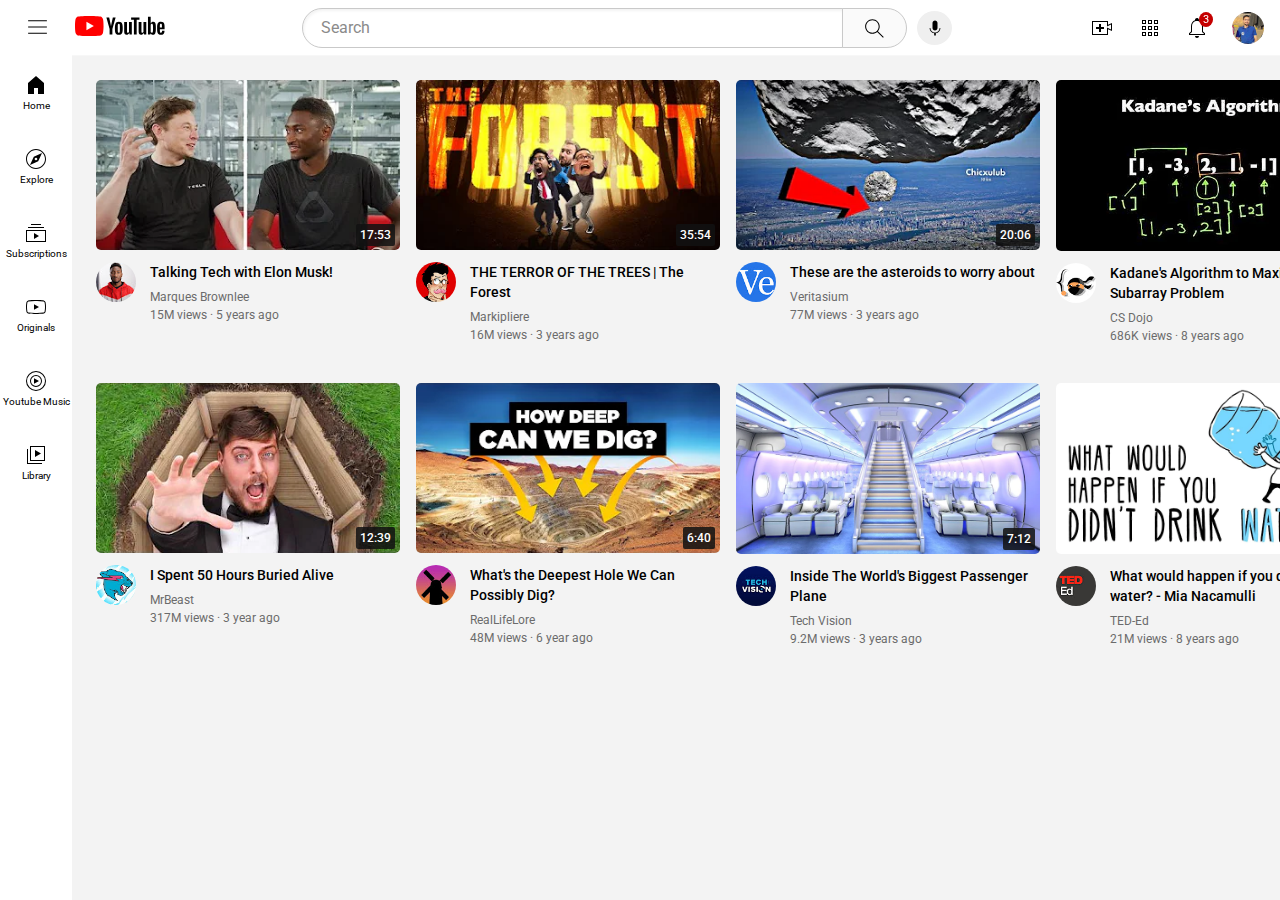
<file: index.html>
<!DOCTYPE html>

<html>
    <head>
        <title>YouTube Clone</title>
        <link rel="stylesheet" href="styles/youtube.css">
        <link rel="stylesheet" href="styles/header.css">
        <link rel="stylesheet" href="styles/general.css">
        <link rel="stylesheet" href="styles/sidebar.css">

        <link rel="preconnect" href="https://fonts.googleapis.com">
        <link rel="preconnect" href="https://fonts.gstatic.com" crossorigin>
        <link href="https://fonts.googleapis.com/css2?family=Roboto:wght@400;500;700&display=swap" rel="stylesheet">

        <link href="icons/noun-youtube.svg" rel="icon">

        <meta name="viewport" content="width=device-width, initial-scale=1.0">

    </head>
    <body>
        <div class="header">
            <div class="left-section">
                <img src="icons/hamburger-menu.svg" class="hamburger-menu">
                <a href="https://www.youtube.com/">
                    <img src="icons/youtube-logo.svg" class="youtube-logo">
                </a>
            </div>
            <div class="middle-section">
                <form action="https://www.youtube.com/results" class="search-form" method="get">
                    <input name="search_query" class="search-bar" placeholder="Search" type="search">
                    <button  class="search-icon-btn">
                        <img class="search-icon-img" src="icons/search.svg">
                        <div class="tooltib">Search</div>
                    </button>
                </form>
                <button class="voice-search-icon">
                    <img class="voice-search-icon-img" src="icons/voice-search-icon.svg">
                    <div class="tooltib">Search with your voice</div>
                </button> 
            </div>
            <div class="right-section">
                <div class="upload-icon-container">
                    <img src="icons/upload.svg" class="upload-icon">
                    <div class="tooltib">Create</div>
                </div>
                <div class="youtube-apps-icon-container">
                    <img src="icons/youtube-apps.svg" class="youtube-apps-icon">
                    <div class="tooltib">Youtube apps</div>
                </div>
                <div class="notifications-container">
                    <img src="icons/notifications.svg" class="notifications-icon">
                    <div class="notifications-count">3</div>
                    <div class="tooltib">Notifications</div>
                </div>
                <img src="icons/my-channel.jpeg" class="my-channel-icon">
            </div>
        </div>

        <div class="sidebar">
            <div class="sidebar-link">
                <img src="icons/home.svg" class="home-icon">
                <div>Home</div>
            </div>
            <div class="sidebar-link">
                <img src="icons/explore.svg" class="explore-icon">
                <div>Explore</div>
            </div>
            <div class="sidebar-link">
                <img src="icons/subscriptions.svg" class="subscriptions">
                <div>Subscriptions</div>
            </div>
            <div class="sidebar-link">
                <img src="icons/originals.svg" class="originals">
                <div>Originals</div>
            </div>
            <div class="sidebar-link">
                <img src="icons/youtube-music.svg" class="youtube-music">
                <div>Youtube Music</div>
            </div>
            <div class="sidebar-link">
                <img src="icons/library.svg" class="library">
                <div>Library</div>
            </div>
        </div>

        <div class="video-grid">
            <div class="video-preveiw">
                <div class="thumbnail-div">
                    <a href="https://youtu.be/MevKTPN4ozw?si=YFn6sunHxP4x3yjg">
                        <img class="thumbnail-pic" src="thumbnails/thumbnail-1.webp">
                    </a>
                    <div class="video-time">17:53</div>
                </div>
                <div class="video-info-grid">
                    <div class="channel-picture">
                        <a href="https://www.youtube.com/c/mkbhd">
                            <img class="profile-picture" src="profile pics/channel-1.jpeg">
                        </a>
                    </div>
                    <div class="video-info">
                        <a href="https://youtu.be/MevKTPN4ozw?si=YFn6sunHxP4x3yjg">
                            <p class="video-title">
                                Talking Tech with Elon Musk!
                            </p>
                        </a>
                        
                        <a href="https://www.youtube.com/c/mkbhd">
                            <p class="channel-name">
                                Marques Brownlee
                            </p>
                        </a>
                        
                        <p class="video-stats">
                            15M views · 5 years ago
                        </p>
                    </div>
                </div>
            </div>

            <div class="video-preveiw">
                <div class="thumbnail-div">
                    <a href="https://www.youtube.com/watch?v=TLu1bScP4Fk&t">
                        <img class="thumbnail-pic" src="thumbnails/thumbnail-2.webp">
                    </a>
                    <div class="video-time">35:54</div>
                </div>
                <div class="video-info-grid">
                    <div class="channel-picture">
                        <a href="https://www.youtube.com/c/markiplier">
                            <img class="profile-picture" src="profile pics/channel-2.jpeg">
                        </a>
                    </div>
                    <div class="video-info">
                        <a href="https://www.youtube.com/watch?v=TLu1bScP4Fk&t">
                            <p class="video-title">
                                THE TERROR OF THE TREES | The Forest
                            </p>
                        </a>
                        
                        <a href="https://www.youtube.com/c/markiplier">
                            <p class="channel-name">
                                Markipliere
                            </p>
                        </a>
                        
                        <p class="video-stats">
                            16M views · 3 years ago
                        </p>
                    </div>
                </div>
            </div>

            <div class="video-preveiw">
                <div class="thumbnail-div">
                    <a href="https://www.youtube.com/watch?v=4Wrc4fHSCpw">
                        <img class="thumbnail-pic" src="thumbnails/thumbnail-4.webp">
                    </a>
                    <div class="video-time">20:06</div>
                </div>
                <div class="video-info-grid">
                    <div class="channel-picture">
                        <a href="https://www.youtube.com/c/veritasium">
                            <img class="profile-picture" src="profile pics/channel-4.jpeg">
                        </a>
                    </div>
                    <div class="video-info">
                        <a href="https://www.youtube.com/watch?v=4Wrc4fHSCpw">
                            <p class="video-title">
                                These are the asteroids to worry about
                            </p>
                        </a>
                        
                        <a href="https://www.youtube.com/c/veritasium">
                            <p class="channel-name">
                                Veritasium
                            </p>
                        </a>
                        
                        <p class="video-stats">
                            77M views · 3 years ago
                        </p>
                    </div>
                </div>
            </div>

            <div class="video-preveiw">
                <div class="thumbnail-div">
                    <a href="https://www.youtube.com/watch?v=86CQq3pKSUw">
                        <img class="thumbnail-pic" src="thumbnails/thumbnail-5.webp">
                    </a>
                    <div class="video-time">11:17</div>
                </div>
                <div class="video-info-grid">
                    <div class="channel-picture">
                        <a href="https://www.youtube.com/c/CSDojo">
                            <img class="profile-picture" src="profile pics/channel-5.jpeg">
                        </a>
                    </div>
                    <div class="video-info">
                        <a href="https://www.youtube.com/watch?v=86CQq3pKSUw">
                            <p class="video-title">
                                Kadane's Algorithm to Maximum Sum Subarray Problem
                            </p>
                        </a>
                        
                        <a href="https://www.youtube.com/c/CSDojo">
                            <p class="channel-name">
                                CS Dojo
                            </p>
                        </a>
                        
                        <p class="video-stats">
                            686K views · 8 years ago
                        </p>
                    </div>
                </div>
            </div>


            <div class="video-preveiw">
                <div class="thumbnail-div">
                    <a href="https://www.youtube.com/watch?v=0e3GPea1Tyg&t">
                        <img class="thumbnail-pic" src="thumbnails/thumbnail-6.webp">
                    </a>
                    <div class="video-time">12:39</div>
                </div>
                <div class="video-info-grid">
                    <div class="channel-picture">
                        <a href="https://www.youtube.com/channel/UCX6OQ3DkcsbYNE6H8uQQuVA">
                            <img class="profile-picture" src="profile pics/channel-6.jpeg">
                        </a>
                    </div>
                    <div class="video-info">
                        <a href="https://www.youtube.com/watch?v=0e3GPea1Tyg&t">
                            <p class="video-title">
                                I Spent 50 Hours Buried Alive
                            </p>
                        </a>
                        
                        <a href="https://www.youtube.com/channel/UCX6OQ3DkcsbYNE6H8uQQuVA">
                            <p class="channel-name">
                                MrBeast
                            </p>
                        </a>
                        
                        <p class="video-stats">
                            317M views · 3 year ago
                        </p>
                    </div>
                </div>
            </div>

            <div class="video-preveiw">
                <div class="thumbnail-div">
                    <a href="https://youtu.be/E39GIysMevQ?si=IpZvAH-ow1QmUieL">
                        <img class="thumbnail-pic" src="thumbnails/thumbnail-7.webp">
                    </a>
                    <div class="video-time">6:40</div>
                </div>
                <div class="video-info-grid">
                    <div class="channel-picture">
                        <a href="https://www.youtube.com/channel/UCP5tjEmvPItGyLhmjdwP7Ww">
                            <img class="profile-picture" src="profile pics/channel-7.jpeg">
                        </a>
                    </div>
                    <div class="video-info">
                        <a href="https://youtu.be/E39GIysMevQ?si=IpZvAH-ow1QmUieL">
                            <p class="video-title">
                                What's the Deepest Hole We Can Possibly Dig?
                            </p>
                        </a>
                        
                        <a href="https://www.youtube.com/channel/UCP5tjEmvPItGyLhmjdwP7Ww">
                            <p class="channel-name">
                                RealLifeLore
                            </p>
                        </a>
                        
                        <p class="video-stats">
                            48M views · 6 year ago
                        </p>
                    </div>
                </div>
            </div>
            
            <div class="video-preveiw">
                <div class="thumbnail-div">
                    <a href="https://www.youtube.com/watch?v=lFm4EM1juls">
                        <img class="thumbnail-pic" src="thumbnails/thumbnail-8.webp">
                    </a>
                    <div class="video-time">7:12</div>
                </div>
                <div class="video-info-grid">
                    <div class="channel-picture">
                        <a href="https://www.youtube.com/@adin">
                            <img class="profile-picture" src="profile pics/channel-8.jpeg">
                        </a>
                    </div>
                    <div class="video-info">
                        <a href="https://www.youtube.com/watch?v=lFm4EM1juls">
                            <p class="video-title">
                                Inside The World's Biggest Passenger Plane
                            </p>
                        </a>
                        
                        <a href="https://www.youtube.com/@adin">
                            <p class="channel-name">
                                Tech Vision
                            </p>
                        </a>
                        
                        <p class="video-stats">
                            9.2M views · 3 years ago
                        </p>
                    </div>
                </div>
            </div>

            <div class="video-preveiw">
                <div class="thumbnail-div">
                    <a href="https://www.youtube.com/watch?v=9iMGFqMmUFs">
                        <img class="thumbnail-pic" src="thumbnails/thumbnail-12.webp">
                    </a>
                    <div class="video-time">4:51</div>
                </div>
                <div class="video-info-grid">
                    <div class="channel-picture">
                        <a href="https://www.youtube.com/teded">
                            <img class="profile-picture" src="profile pics/channel-12.jpeg">
                        </a>
                    </div>
                    <div class="video-info">
                        <a href="https://www.youtube.com/watch?v=9iMGFqMmUFs">
                            <p class="video-title">
                                What would happen if you didn't drink water? - Mia Nacamulli
                            </p>
                        </a>
                        
                        <a href="https://www.youtube.com/teded">
                            <p class="channel-name">
                                TED-Ed
                            </p>
                        </a>
                        
                        <p class="video-stats">
                            21M views · 8 years ago
                        </p>
                    </div>
                </div>
            </div>
        </div>
    </body>
</html>
</file>
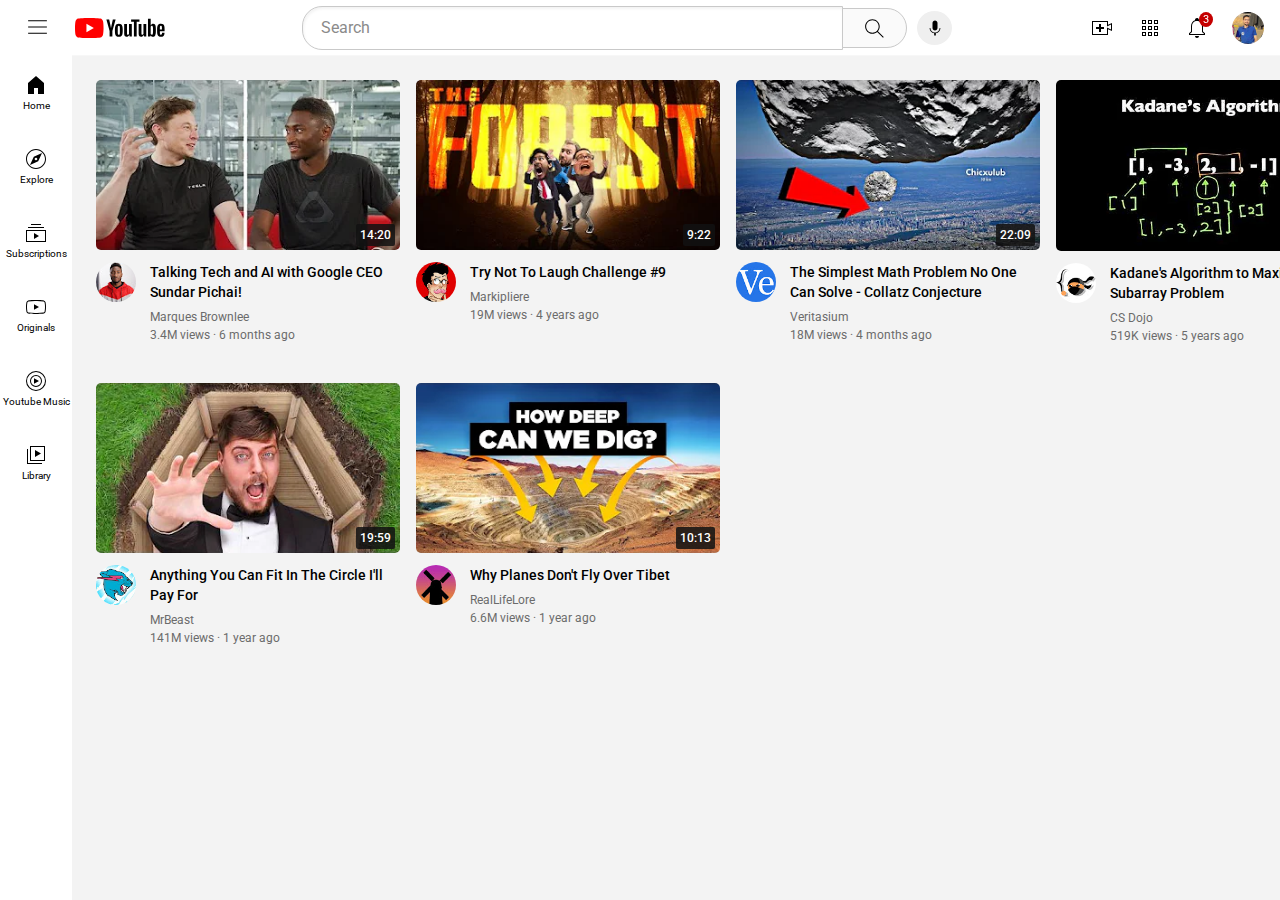
<file: youtube.html>
<!DOCTYPE html>

<html>
    <head>
        <title>youtube clone</title>
        <link rel="stylesheet" href="styles/youtube.css">
        <link rel="stylesheet" href="styles/header.css">
        <link rel="stylesheet" href="styles/general.css">
        <link rel="stylesheet" href="styles/sidebar.css">

        <link rel="preconnect" href="https://fonts.googleapis.com">
        <link rel="preconnect" href="https://fonts.gstatic.com" crossorigin>
        <link href="https://fonts.googleapis.com/css2?family=Roboto:wght@400;500;700&display=swap" rel="stylesheet">

    </head>
    <body>
        <div class="header">
            <div class="left-section">
                <img src="icons/hamburger-menu.svg" class="hamburger-menu">
                <img src="icons/youtube-logo.svg" class="youtube-logo">
            </div>
            <div class="middle-section">
                <input class="search-bar" placeholder="Search">
                <button  class="search-icon-btn">
                    <img class="search-icon-img" src="icons/search.svg">
                    <div class="tooltib">Search</div>
                </button> 
                <button class="voice-search-icon">
                    <img class="voice-search-icon-img" src="icons/voice-search-icon.svg">
                    <div class="tooltib">Search with your voice</div>
                </button> 
            </div>
            <div class="right-section">
                <div class="upload-icon-container">
                    <img src="icons/upload.svg" class="upload-icon">
                    <div class="tooltib">Create</div>
                </div>
                <div class="youtube-apps-icon-container">
                    <img src="icons/youtube-apps.svg" class="youtube-apps-icon">
                    <div class="tooltib">Youtube apps</div>
                </div>
                <div class="notifications-container">
                    <img src="icons/notifications.svg" class="notifications-icon">
                    <div class="notifications-count">3</div>
                    <div class="tooltib">Notifications</div>
                </div>
                <img src="icons/my-channel.jpeg" class="my-channel-icon">
            </div>
        </div>

        <div class="sidebar">
            <div class="sidebar-link">
                <img src="icons/home.svg" class="home-icon">
                <div>Home</div>
            </div>
            <div class="sidebar-link">
                <img src="icons/explore.svg" class="explore-icon">
                <div>Explore</div>
            </div>
            <div class="sidebar-link">
                <img src="icons/subscriptions.svg" class="subscriptions">
                <div>Subscriptions</div>
            </div>
            <div class="sidebar-link">
                <img src="icons/originals.svg" class="originals">
                <div>Originals</div>
            </div>
            <div class="sidebar-link">
                <img src="icons/youtube-music.svg" class="youtube-music">
                <div>Youtube Music</div>
            </div>
            <div class="sidebar-link">
                <img src="icons/library.svg" class="library">
                <div>Library</div>
            </div>
        </div>

        <div class="video-grid">
            <div class="video-preveiw">
                <div class="thumbnail-div">
                    <img class="thumbnail-pic" src="thumbnails/thumbnail-1.webp">
                    <div class="video-time">14:20</div>
                </div>
                <div class="video-info-grid">
                    <div class="channel-picture">
                        <img class="profile-picture" src="profile pics/channel-1.jpeg">
                    </div>
                    <div class="video-info">
                        <p class="video-title">
                            Talking Tech and AI with Google CEO Sundar Pichai!
                        </p>
                        
                        <p class="channel-name">
                            Marques Brownlee
                        </p> 
                        
                        <p class="video-stats">
                            3.4M views · 6 months ago
                        </p>
                    </div>
                </div>
            </div>

            <div class="video-preveiw">
                <div class="thumbnail-div">
                    <img class="thumbnail-pic" src="thumbnails/thumbnail-2.webp">
                    <div class="video-time">9:22</div>
                </div>
                <div class="video-info-grid">
                    <div class="channel-picture">
                        <img class="profile-picture" src="profile pics/channel-2.jpeg">
                    </div>
                    <div class="video-info">
                        <p class="video-title">
                            Try Not To Laugh Challenge #9
                        </p>
                        
                        <p class="channel-name">
                            Markipliere
                        </p> 
                        
                        <p class="video-stats">
                            19M views · 4 years ago
                        </p>
                    </div>
                </div>
            </div>

            <div class="video-preveiw">
                <div class="thumbnail-div">
                    <img class="thumbnail-pic" src="thumbnails/thumbnail-4.webp">
                    <div class="video-time">22:09</div>
                </div>
                <div class="video-info-grid">
                    <div class="channel-picture">
                        <img class="profile-picture" src="profile pics/channel-4.jpeg">
                    </div>
                    <div class="video-info">
                        <p class="video-title">
                            The Simplest Math Problem No One Can Solve - Collatz Conjecture
                        </p>
                        
                        <p class="channel-name">
                            Veritasium
                        </p> 
                        
                        <p class="video-stats">
                            18M views · 4 months ago
                        </p>
                    </div>
                </div>
            </div>

            <div class="video-preveiw">
                <div class="thumbnail-div">
                    <img class="thumbnail-pic" src="thumbnails/thumbnail-5.webp">
                    <div class="video-time">11:17</div>
                </div>
                <div class="video-info-grid">
                    <div class="channel-picture">
                        <img class="profile-picture" src="profile pics/channel-5.jpeg">
                    </div>
                    <div class="video-info">
                        <p class="video-title">
                            Kadane's Algorithm to Maximum Sum Subarray Problem
                        </p>
                        
                        <p class="channel-name">
                            CS Dojo
                        </p> 
                        
                        <p class="video-stats">
                            519K views · 5 years ago
                        </p>
                    </div>
                </div>
            </div>


            <div class="video-preveiw">
                <div class="thumbnail-div">
                    <img class="thumbnail-pic" src="thumbnails/thumbnail-6.webp">
                    <div class="video-time">19:59</div>
                </div>
                <div class="video-info-grid">
                    <div class="channel-picture">
                        <img class="profile-picture" src="profile pics/channel-6.jpeg">
                    </div>
                    <div class="video-info">
                        <p class="video-title">
                            Anything You Can Fit In The Circle I'll Pay For
                        </p>
                        
                        <p class="channel-name">
                            MrBeast
                        </p> 
                        
                        <p class="video-stats">
                            141M views · 1 year ago
                        </p>
                    </div>
                </div>
            </div>

            <div class="video-preveiw">
                <div class="thumbnail-div">
                    <img class="thumbnail-pic" src="thumbnails/thumbnail-7.webp">
                    <div class="video-time">10:13</div>
                </div>
                <div class="video-info-grid">
                    <div class="channel-picture">
                        <img class="profile-picture" src="profile pics/channel-7.jpeg">
                    </div>
                    <div class="video-info">
                        <p class="video-title">
                            Why Planes Don't Fly Over Tibet
                        </p>
                        
                        <p class="channel-name">
                            RealLifeLore
                        </p> 
                        
                        <p class="video-stats">
                            6.6M views · 1 year ago
                        </p>
                    </div>
                </div>
            </div>
        </div>
    </body>
</html>
</file>
<file: styles/youtube.css>
.video-grid {
    display: grid;
    grid-template-columns: 1fr 1fr 1fr;
    column-gap: 16px;
    row-gap: 40px;
}

@media (max-width: 750px) {
    .video-grid {
        grid-template-columns: 1fr 1fr;
    } 
}
@media (min-width: 1000px) {
    .video-grid {
        grid-template-columns: 1fr 1fr 1fr 1fr;
    }
}

.video-info-grid {
    display: grid;
    grid-template-columns: 50px 1fr;
}

.thumbnail-div {
    position: relative;
    margin-bottom: 8px;
}

.thumbnail-pic {
    width: 100%;
    border-radius: 5px;
}

.profile-picture {
    width: 40px;
    border-radius: 50%;
}

.video-title {
    font-family: "Roboto", sans-serif;
    font-weight: 500;
    font-size: 14px;
    line-height: 20px;
    width: 250px;
    display: inline-block;
    margin-bottom: 8px;
}

.channel-name,
.video-stats {
    display: block;
    font-size: 12px;
    color: rgb(107, 107, 107);
}

.channel-name {
    margin-bottom: 4px;
}

.video-time {
    font-size: 12px;
    font-weight: 500;
    font-family: Roboto, Arial;

    padding-left: 4px;
    padding-right: 4px;
    padding-top: 4px;
    padding-bottom: 4px;

    background-color: rgba(17, 17, 17, 0.856);
    color: white;

    position: absolute;
    bottom: 8px;
    right: 5px;
    border-radius: 2px;
    
}
</file>
<file: styles/header.css>
.header {
    height: 55px;
    display: flex;
    flex-direction: row;
    justify-content: space-between;

    position: fixed;
    top: 0;
    left: 0;
    right: 0;
    z-index: 100;

    background-color: rgb(255, 255, 255);
    border-bottom-width: 1px;
    border-bottom-style: solid;
    border-bottom-color:rgb(247, 247, 247)

}

.left-section {
    width: 150px;
    display: flex;
    align-items: center;
}

.hamburger-menu {
    width: 25px;
    margin-left: 25px;
    margin-right: 25px;
    cursor: pointer;
}

.youtube-logo {
    width: 90px;
}

.middle-section {
    display: flex;
    align-items: center;
    flex: 1;
    max-width: 650px;
    margin-left: 50px;
    margin-right: 30px;
}

.search-bar {
    flex: 1;
    width: 0;
    height: 40px;
    border-width: 1px;
    border-style: solid;
    border-color: rgb(201, 201, 201);
    padding-left: 12px;
    box-shadow: inset 1px 2px 3px rgba(0, 0, 0, 0.05);
    font-size: 17px;
    border-top-left-radius: 20px;
    border-bottom-left-radius: 20px;
}

.search-bar::placeholder {
    font-family: Roboto, Arial;
    font-size: 16px;
    color: rgb(139, 139, 139);
    padding-left: 6px;
}


.search-icon-btn {
    height: 40px;
    width: 65px;
    margin-right: 10px;
    padding-top: 3px;
    margin-left: -1px;
    border-width: 1px;
    border-style: solid;
    background-color: rgb(250, 250, 250);
    border-color: rgb(201, 201, 201);
    cursor: pointer;
    border-top-right-radius: 20px;
    border-bottom-right-radius: 20px;
}

.search-icon-btn:hover {
    background-color: rgb(240, 240, 240);
}
.search-form {
    display: flex;
    align-items: center;
    flex: 1;
    height: 70px;
    font-size: 16px;
}

.search-icon-btn,
.voice-search-icon,
.upload-icon-container,
.youtube-apps-icon-container,
.notifications-container {
    display: flex;
    justify-content: center;
    align-items: center;
    position: relative;
}

.search-icon-btn .tooltib,
.voice-search-icon .tooltib,
.upload-icon-container .tooltib,
.youtube-apps-icon-container .tooltib,
.notifications-container .tooltib {
    font-family: Roboto, Arial;
    font-size: 12px;
    position: absolute;
    background-color: lightgrey;
    padding-top: 4px;
    padding-bottom: 4px;
    padding-right: 8px;
    padding-left: 8px;
    bottom: -30px;
    border-radius: 2px;
    opacity: 0;
    transition: opacity 0.15s;
    pointer-events: none;
    white-space: nowrap;
}

.search-icon-btn:hover .tooltib,
.voice-search-icon:hover .tooltib,
.upload-icon-container:hover .tooltib,
.youtube-apps-icon-container:hover .tooltib,
.notifications-container:hover .tooltib {
    opacity: 1;
}

.search-icon-img {
    width: 25px;
}

.voice-search-icon {
    width: 35px;
    height: 34px;
    border-radius: 50%;
    border-width: 0;
    padding-left: 5px;
    cursor: pointer;
}

.voice-search-icon:hover {
    background-color: rgb(209, 209, 209);
}

.voice-search-icon-img {
    width: 20px;
    margin-left: 2px;
}

.right-section {
    display: flex;
    align-items: center;
    justify-content: space-between;
    width: 180px;
    margin-right: 16px;
    flex-shrink: 0;
}

.upload-icon {
    height: 24px;
    cursor: pointer;
    padding: 6px;
}

.youtube-apps-icon {
    height: 24px;
    cursor: pointer;
    padding: 6px;
}

.notifications-icon {
    height: 24px;
    cursor: pointer;
}

.notifications-container {
    position: relative;
    cursor: pointer;
    padding: 6px;
    margin-right: 5px;
}

.notifications-count {
    position: absolute;
    top: -1px;
    right: -1px;
    background-color: rgb(197, 0, 0);
    color: white;
    font-family: Roboto, Arial;
    font-size: 11px;
    padding-left: 4px;
    padding-right: 4px;
    padding-top: 1px;
    padding-bottom: 1px;
    border-radius: 50%;
    margin-top: 3px;
    margin-right: 3px;
}

.my-channel-icon {
    height: 32px;
    border-radius: 50%;
    cursor: pointer;
}

.upload-icon:hover,
.youtube-apps-icon:hover,
.notifications-container:hover {
    background-color: rgb(221, 221, 221);
    border-radius: 50%;
    
}
</file>
<file: styles/general.css>
body {
    margin: 0;
    padding-top: 80px;
    padding-left: 96px;
    padding-right: 24px;
    background-color: #f3f3f3;
}

p {
    margin-top: 0;
    margin-bottom: 0;
    font-family: "Roboto", sans-serif;
    font-style: normal;
    margin-left: 4px;
}

a {
    color: black;
    text-decoration-line: none;
}

a:active {
    color: black;
}
</file>
<file: styles/sidebar.css>
.sidebar {
    position: fixed;
    bottom: 0;
    left: 0;
    top: 55px;
    width: 72px;

    background-color: rgb(255, 255, 255);

    width: 72px;
    z-index: 200;
}

.sidebar-link {
    height: 74px;
    display: flex;
    justify-content: center;
    align-items: center;
    flex-direction: column;
    cursor: pointer;
}

.sidebar-link:hover {
    background-color: rgb(224, 224, 224);
}

.sidebar-link img {
    height: 24px;
    margin-bottom: 3px;
}

.sidebar-link div {
    font-family: Roboto, Arial;
    font-size: 10px;
}
</file>
